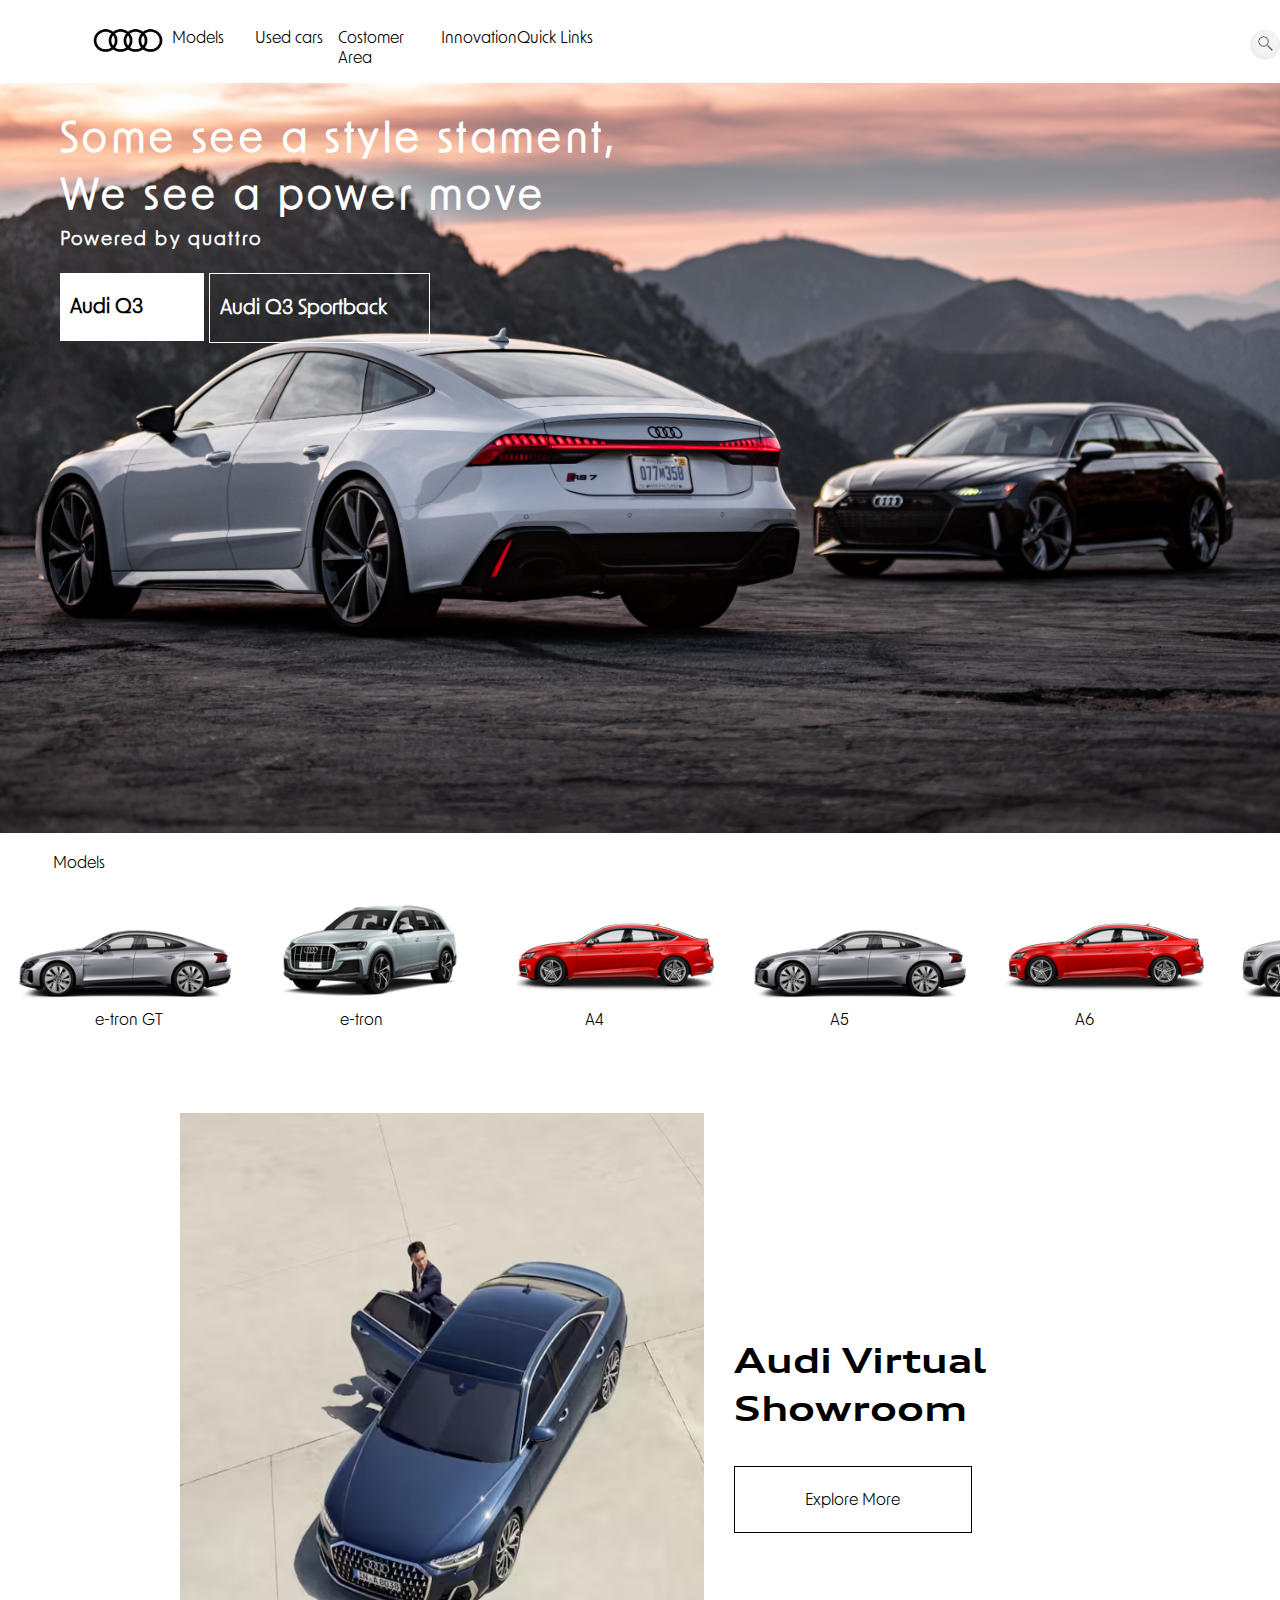
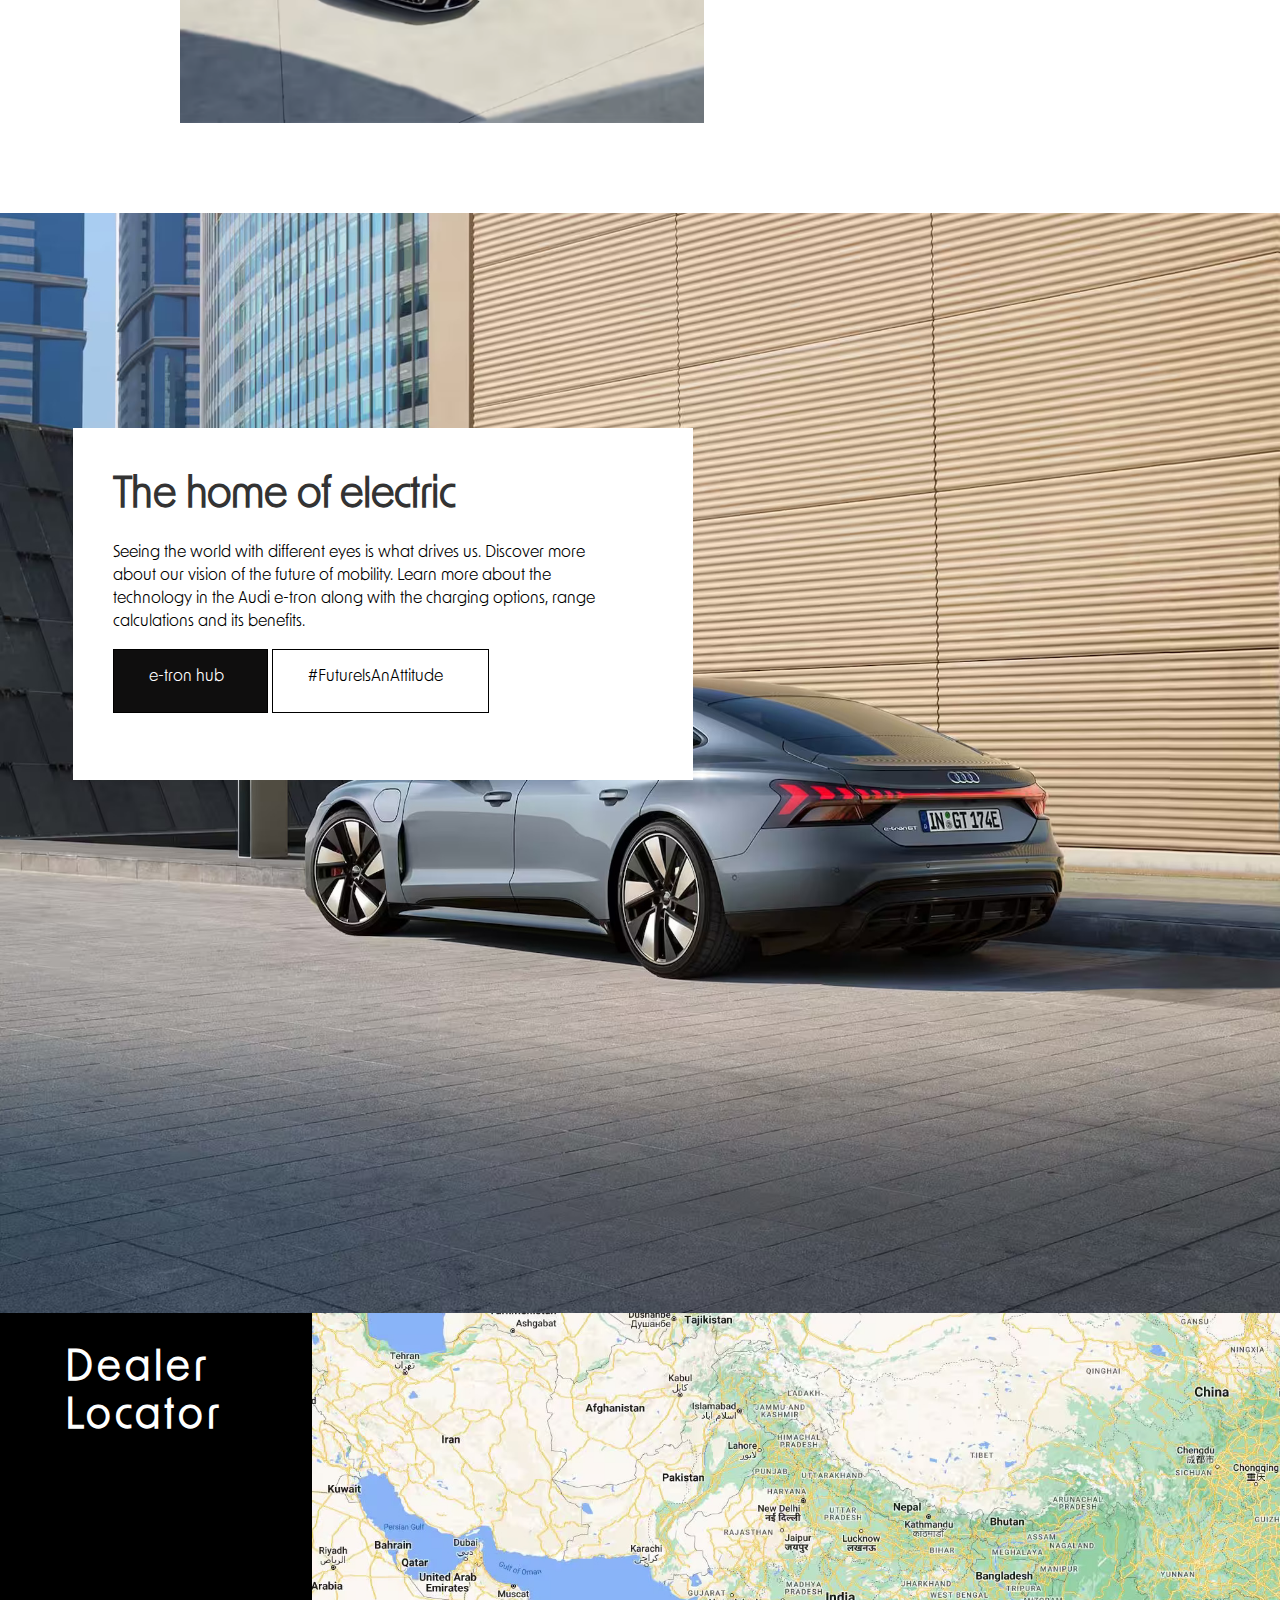
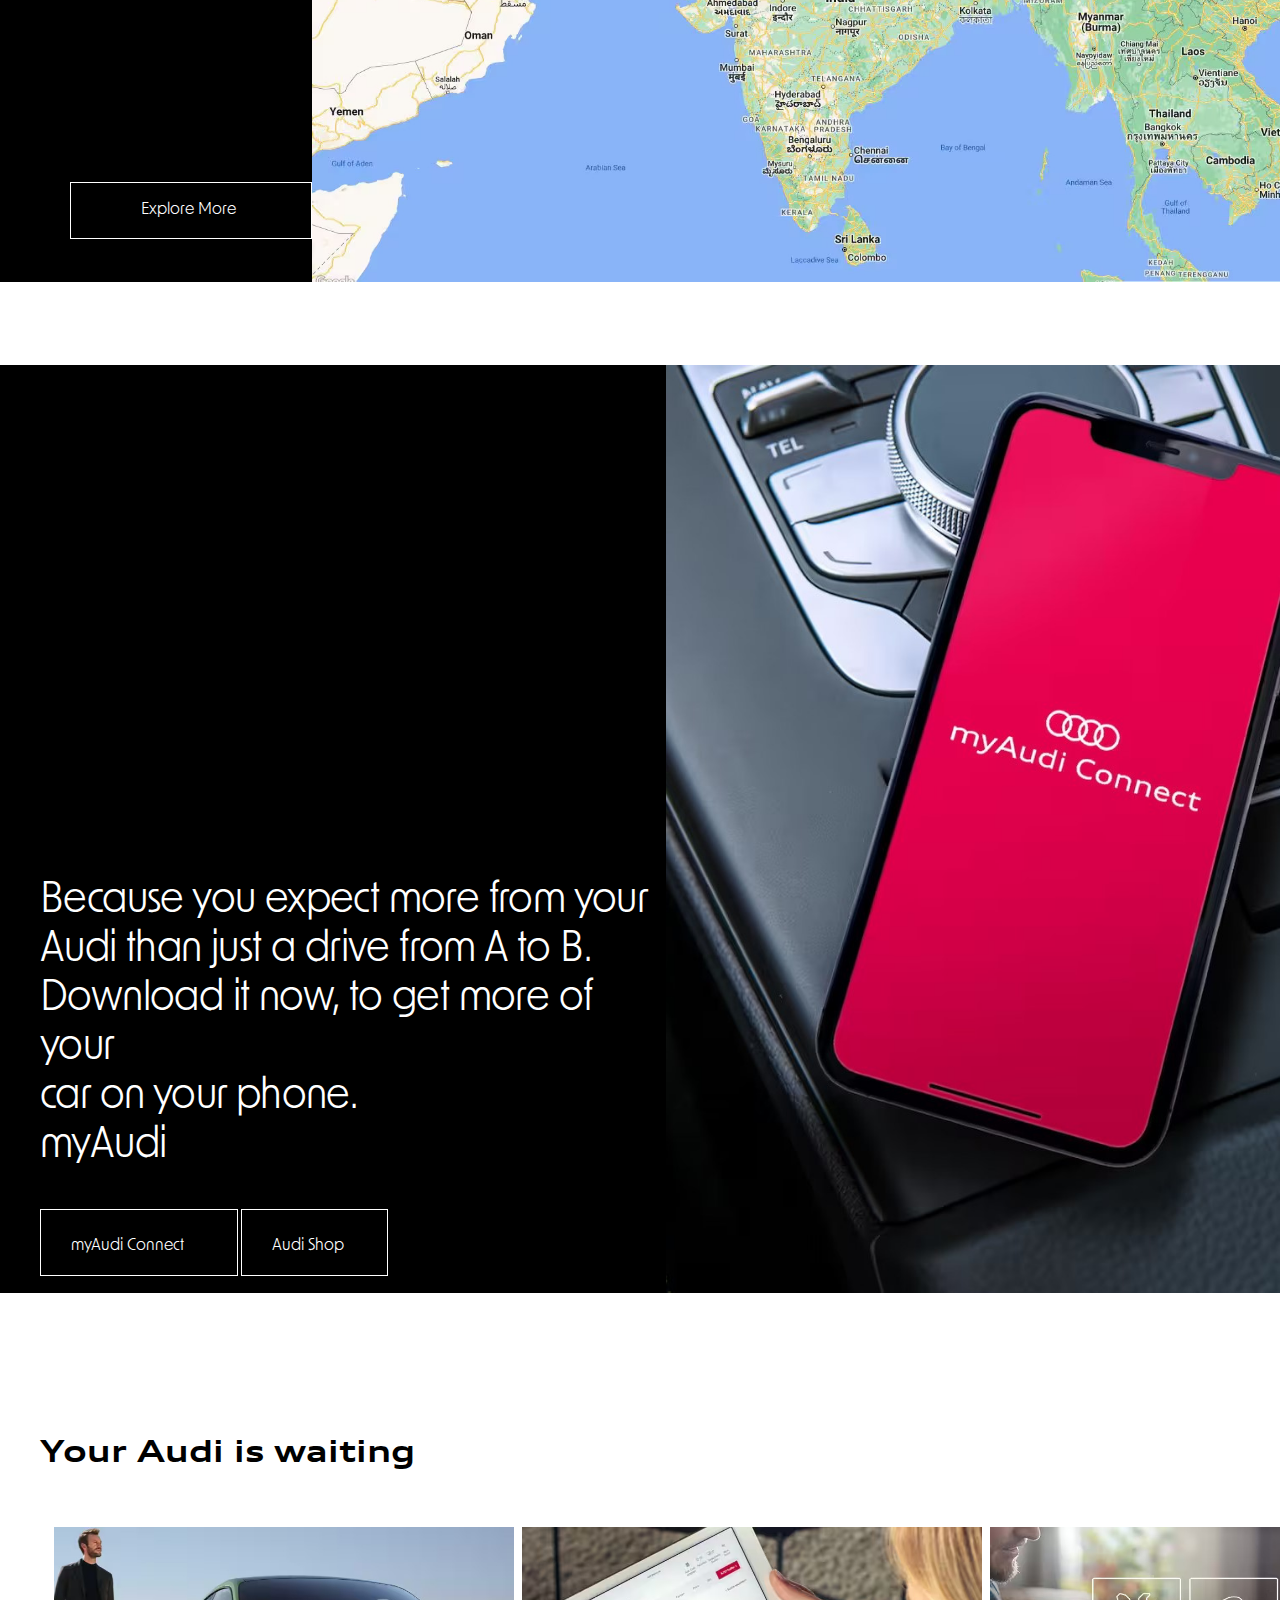
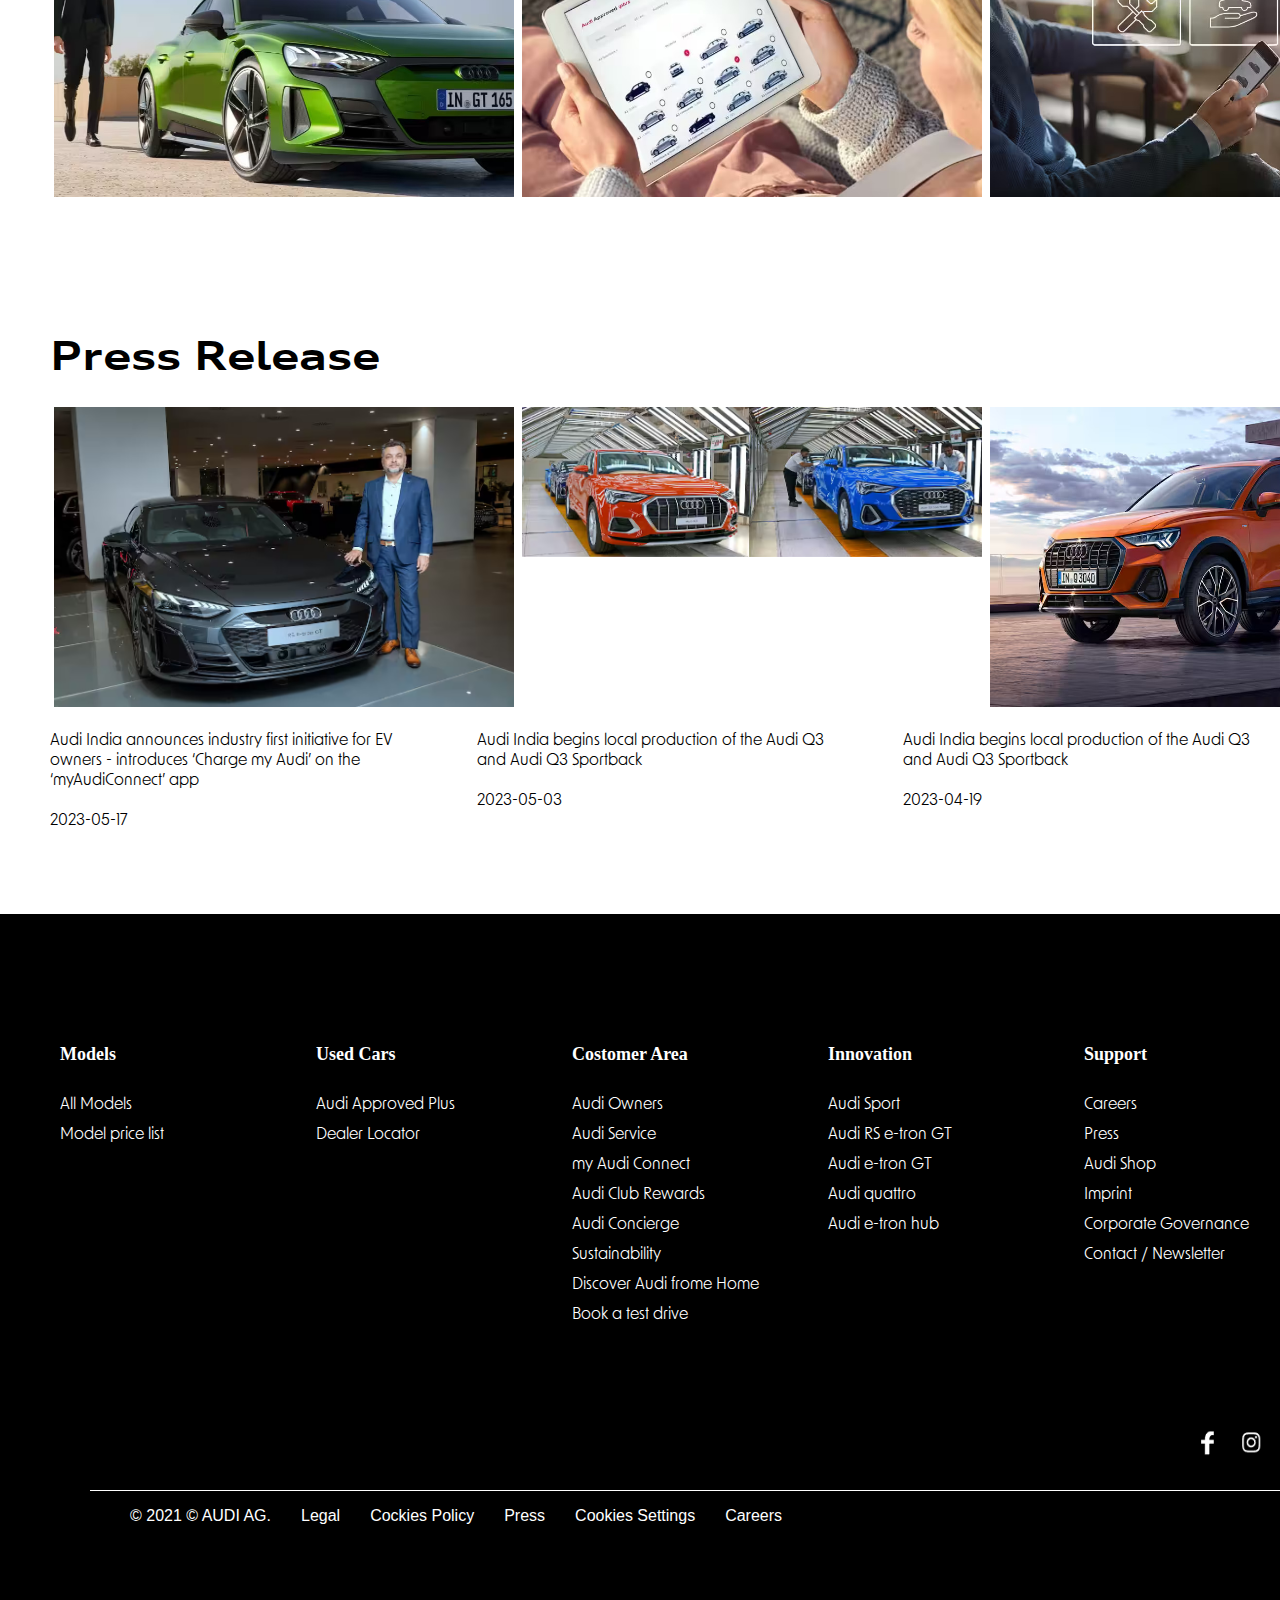
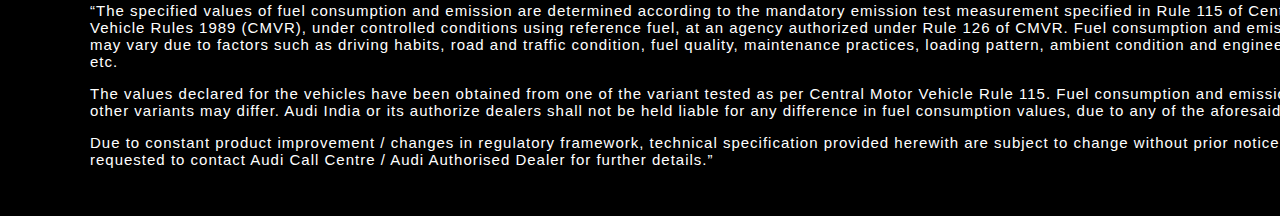
<file: index.html>
<!DOCTYPE html>
<html lang="en">
<head>
    <meta charset="UTF-8">
    <meta name="viewport" content="width=device-width, initial-scale=1.0">
    <title>Audi Sedan | Luxuary Sedan | Audi</title>
    <link rel="icon" href="logo.jpg">
    <link rel="stylesheet" href="Style.css">
</head>
<body>
    <div class="container">

        <div class="firstline">
            <div class="logdiv"><img class="logone" src="logo.jpg" alt=""></div>
            <div class="model"><span class="firstmenu">Models</span></div>
            <div class="model"><span class="firstmenu">Used cars</span></div>
            <div class="model"><span class="firstmenu">Costomer Area</span></div>
            <div class="model"><span id="innov">Innovation</span></div>
            <div class="model"><span class="firstmenu">Quick Links</span></div>
            <div class="lensdiv">
                <div class="lenicon"><button class="lenbutton">
                    <img class="lenpic" src="lens.jpg" alt="">
                </button>
                </div>
               
            </div>
                
        </div>
        <div class="second">
            <div class="some">
                <h1 class="fstwrt">Some  see a style stament,</h1>
                <h1 class="fstwrt">We see a power move</h1>
                <h3 class="fstwo">Powered by quattro</h3>
            </div>
            <div class="clqthree">
                <div class="audiq" ><h5 class="adrt">Audi Q3</h5></div>
                <div class="sportback"><h5 class="sportart">Audi Q3 Sportback</h5></div>
            </div>                      
        </div>
        <div class="third"><a class="mod">Models</a></div>
        <div class="fourth">
            <div class="carmod"><img class="carmodpic" src="e tron GT.png" alt=""><a class="carname">e-tron GT</a></div>
            <div class="carmod"><img class="carmodpic" src="2023 (1).png" alt=""><a class="carname">e-tron</a></div>
            <div class="carmod"><img class="carmodpic" src="a5.png" alt=""><a class="carname">A4</a></div>
            <div class="carmod"><img class="carmodpic" src="2022.png" alt=""><a class="carname">A5</a></div>
            <div class="carmod"><img class="carmodpic" src="a5.png" alt=""><a class="carname">A6</a></div>
            <div class="carmod"><img class="carmodpic" src="2021.png" alt=""><a class="carname">Q5</a></div>
        </div>
        <div class="fifth">
            <div class="fone"><img class="imgmncr" src="mncr.png" alt=""></div>
            <div class="ftwo"><p class="virtu">Audi Virtual<br>Showroom</p>
            <div class="explore">
                <span class="exm">Explore More</span>

            </div>
        </div>
        </div>
        <div class="sixth">
            <div class="home">
                <p class="thhm">The home of electric</p>
                
                <p class="sent">Seeing the world with different eyes is what drives us. Discover more<br>
                about our vision of the future of mobility. Learn more about the<br>
                technology in the Audi e-tron along with the charging options, range<br>
                calculations and its benefits.</p>
                <div class="blwhm">
                    <div class="hub"><p>e-tron hub  </p></div>
                    <div class="future"><p>#FuturelsAnAttitude</p></div>
                </div>   

            </div>
        </div>
        <div class="dealermain">
            <div class="dealer"><h1 class="dlc">Dealer Locator</h1>
                <div class="explo"><p class="clex">Explore More</p></div>
            </div>
            <div class="map"><img class="mp" src="googlemap.jpg" alt=""></div>

        </div>
        <div class="seventh"></div>
        <div class="eigth">
            <div class="bcus"><h3 class="bctxt">Because you expect more from your<br> Audi than just a drive from A to B.<br> Download it now, to get more of your<br> car on your phone.
               <br> myAudi</h3>
               <div class="mncon">
                <div class="cnnt"><p class="innercon">myAudi Connect</p></div>
                <div class="shop"><p class="innercon">Audi Shop</p></div>
               </div>
            </div>
               
            <div class="myod"><img class="mob" src="mobilenew.jpg" alt=""></div>
            
        </div>
        <div class="nineth">
            <div class="wait">
                <h1 class="sen">Your Audi is waiting</h1>
            </div>
        </div>
        <div class="tenth">
            <div class="tenthree"><img class="greenth" src="testdrive.jpg" alt=""></div>
            <div class="tenthree"><img class="greenth" src="approved.jpg" alt=""></div>
            <div class="tenthree"><img class="greenth" src="online.jpg" alt=""></div>
        </div>  
        
        <div class="eleventh"><h3>Press Release</h1>
        </div>
        <div class="twelth">
            <div class="tlwthree"><img class="twlimgfs" src="ChargemyAudi.jpg" alt=""></div>
            <div class="tlwthree"><img class="twlimgtwo" src="AudiQ3sb.jpg" alt=""></div>
            <div class="tlwthree"><img class="twlimgfs" src="prq3big.jpg" alt=""></div>
        </div>
        <div class="thirteenth">
            <div class="divinthirt"><p class="prg">Audi India announces industry first initiative for EV<br> owners - introduces ‘Charge my Audi’ on the<br> ‘myAudiConnect’ app
                <br><br>2023-05-17</p></div>
            <div class="divinthirt"><p class="prg">Audi India begins local production of the Audi Q3 <br>and Audi Q3 Sportback<br>
            <br>2023-05-03</p></div>
            <div class="divinthirt"><p class="prg">Audi India begins local production of the Audi Q3 and Audi Q3 Sportback
                <br><br>2023-04-19
            </p></div>
         </div>
         <div class="fourteenth">
            <div class="oneft"><h5 class="back">Back to top  ^</h5></div>
            <div class="twoft">
                <div class="fiventwo"><h4 class="lshd">Models</h4>
                <ul class="ulst">
                    <li>All Models</li>
                    <li>Model price list</li>
                </ul>
                </div>
                <div class="fiventwo"><h4 class="lshd">Used Cars</h4>
                <ul class="ulst">
                    <li>Audi Approved Plus</li>
                    <li>Dealer Locator</li>

                </ul></div>
                <div class="fiventwo"><h4 class="lshd">Costomer Area</h4>
                <ul class="ulst">
                    <li>Audi Owners</li>
                    <li>Audi Service</li>
                    <li>my Audi Connect</li>
                    <li>Audi Club Rewards</li>
                    <li>Audi Concierge</li>
                    <li>Sustainability</li>
                    <li>Discover Audi frome Home</li>
                    <li>Book a test drive</li>
                </ul></div>
                <div class="fiventwo"><h4 class="lshd">Innovation</h4>
                <ul class="ulst">
                    <li>Audi Sport</li>
                    <li>Audi RS e-tron GT</li>
                    <li>Audi e-tron GT</li>
                    <li>Audi quattro</li>
                    <li>Audi e-tron hub</li>
                </ul>
                </div>
                <div class="fiventwo"><h4 class="lshd">Support</h4>
                <ul class="ulst">
                    <li>Careers</li>
                    <li>Press</li>
                    <li>Audi Shop</li>
                    <li>Imprint</li>
                    <li>Corporate Governance</li>
                    <li>Contact / Newsletter</li>
                </ul>
                </div>
            </div>
            <div class="threeft">
                <img class="scl" src="socialmda.png" alt="">
            </div>
            <div class="legal">
                <div class="legallist">
                    <ul class="contslist">
                        <li>© 2021 © AUDI AG.</li>
                        <li>Legal</li>
                        <li>Cockies Policy</li>
                        <li>Press</li>
                        <li>Cookies Settings</li>
                        <li>Careers</li>
                    </ul>

                </div>
                <div class="fpar">
                    <p class="thesp">“The specified values of fuel consumption and emission are determined according to the mandatory emission test measurement specified in Rule 115 of Central Motor Vehicle Rules 1989 (CMVR), under controlled conditions using reference fuel, at an agency authorized under Rule 126 of CMVR. Fuel consumption and emission values may vary due to factors such as driving habits, road and traffic condition, fuel quality, maintenance practices, loading pattern, ambient condition and engineering tolerances etc.</p>
                    
                    
                   <p class="thesp">The values declared for the vehicles have been obtained from one of the variant tested as per Central Motor Vehicle Rule 115. Fuel consumption and emission value for other variants may differ. Audi India or its authorize dealers shall not be held liable for any difference in fuel consumption values, due to any of the aforesaid variables.</p>
                   <p class="thesp">Due to constant product improvement / changes in regulatory framework, technical specification provided herewith are subject to change without prior notice, customers are requested to contact Audi Call Centre / Audi Authorised Dealer for further details.”</p>
                </div>
            </div>
         </div>

    </div>
    
</body>
</html>
</file>
<file: Style.css>
.container{

    width: 100%;
    height: 6616px;

}
body{

    margin: 0;
    overflow-x: hidden;
    font-family: rafi;
    
}
@font-face {
    font-family: rafi;
    src: url(New\ Order\ Regular.otf);
    
}
@font-face {
    font-family: audif;
    src: url(newfont/AudiType-ExtendedBold_03.ttf);
}

.firstline{

    width: 100%;
    height: 83px;
    background-color: white;
    display: flex;
    

}
.logdiv{

    width: 106px;
    height: 80px;
    background-color: white;
    padding-left: 85px;
}
.logone{

    width: 87px;
    height: 83px;
}
.model{

    width: 110px;
    height: 52px;
    padding-top: 28px;
}
.firstmenu{

    color: var(--colors-base-grey-60-08830f5);
    cursor: pointer;
    

}
.firstmenu:hover{

    
}
#innov{

    margin-left: 20px;
    color: var(--colors-base-grey-60-08830f5);
    cursor: pointer;
}
.lensdiv{

    width: 774px;
    height: 80px;
    background-color: white;
    
    

}
.lenicon{
    margin-left: 650px;
    margin-top: 30px;
    width: 30px;
    height: 30px;
    background-color: white;
    border-radius: 50%;
    border: none;
}
.lenbutton{

    width: 30px;
    height: 30px;
    border-radius: 50%;
    border: none;
}
.lenpic{

    margin-left: -3px;
    width: 25px;
    height: 25px; 
    border-radius: 50%;
    border: none;

}.second{

    width: 100%;
    height: 750px;
    background: url(firstcar.jpg);
    background-size: cover;
    background-position: 50% 80%;

}
.some{

    width: 100%;
    height: 185px;
   
    padding-left: 60px;
    padding-top: 5px;

}
.fstwrt{

    font-size: 40px;
    color: white;
    font-family: rafi;
    height: 30px;
    letter-spacing: 0.110em;

  
}
.fstwo{

    letter-spacing: 0.110em;
    color: white;
    font-family: rafi;

}
.clqthree{

    width: 430px;
    height: 100px;
    display: flex;
    gap: 5px;

    
    
}
.audiq{

    width: 145px;
    height: 68px;
    background-color: white;
    margin-left: 60px;
   display: flex;
   align-items: center;
}
.audiq:hover{

    

}
.sportback{

    width: 220px;
    height: 68px;
   
   display: flex;
   align-items: center;
   border: solid white 1px;
    

}
.adrt{

    margin-left: 10px;
    font-size: 20px;
    font-family: rafi;
    color: black;
   
}
.sportart{

    margin-left: 10px;
    font-size: 20px;
    font-family: rafi;
    color: white;


}
.third{

    width: 100%;
    height: 40px;
    background-color: white;
    display: flex;
    padding-top: 20px;
    padding-left: 53px;

}
.mod{

    font-size: 100%;

}
.fourth{
  
    width: 100%;
    height: 170px;
    background-color: white;
    display: flex;
}
.carmod{


    width: 245px;
    height: 170px;
    background-color: white;
   
   

}
.carmodpic{

    width: 250px;
    height: 112px;
}
.carname{

    margin-left: 95px;
    
}
.fifth{

    width: 100%;
    height: 750px;
    background-color: aquamarine;
    display: flex;
  
}
.fone{

    width: 55%;
    height: 750px;
    background-color: white;
   
 
}
.ftwo{

    width: 45%;
    height: 510px;
    background-color: white;
    padding-top: 240px;
    padding-left: 30px;
}
.imgmncr{

    width: 570px;
    height: 610px;
    margin-left: 180px;
    margin-top: 50px;

}
.virtu{

    font-size: 2.1rem;
    line-height: 3rem;
    font-family: audif;  
}
.explore{

    width: 166px;
    height: 65px;
    background-color: white ;
    display: flex;
    align-items: center;
    padding-left: 70px;
    border: solid black 1px;
}
.exm{


}
.sixth{

    width: 100%;
    height: 1100px;
    background: url(models/ingt.jpg);    
    background-size: cover;
    background-position: 100% 65%;
}
.home{

    width: 580px;
    height: 332px;
    background-color: white;
    position: absolute;
    backface-visibility: hidden;
    z-index: 1;
    margin-left: 73px;
    margin-top: 215px;
    padding-left: 40px;
    display: table-column;
    padding-top: 20px;

}
.thhm{

    color: rgb(51, 51, 51);
    font-weight: 700;
    font-style: normal;
    letter-spacing: -0.015em;
    text-decoration: none;
    font-size: 40px;
    line-height: 13px;
    
    gap: 12px;
}
.sent{

    margin-top: 10px;
    line-height: 23px;

}
.blwhm{

    width: 376px;
    height: 62px;
    background-color: white;
    display: flex;
    gap: 4px;
  

}
.hub{

width: 155px;
height: 62px;
background-color: rgb(15, 14, 14);
border: solid black 1px;
padding-left: 35px;


}
.future{

width: 235px;
height: 62px;
background-color: white;
border: solid black 1px;
padding-left: 35px;


}
.hub{
    color: white;
    font-style: normal;
}
.future{

    color: black;
    font-style: normal;

}
.dealermain{

    width: 100%;
    height: 569px;
    background-color: blue;
    display: flex;
}
.dealer{

    width: 497px;
    height: 569px;
    background-color: black;

}
.map{

    width: 968px;
    height: 569px;
    background-color: aqua;
}
.dlc{

    color: white;
    margin-left: 65px;
    margin-top: 30px;
    font-size: 2.5rem;
    font-weight: 40px;
    line-height: 3rem;
    letter-spacing: .1em;

}
.explo{

    width: 240px;
    height: 55px;
    background-color: black;
    position: absolute;
    left: 70px;
    top: 3382px;
    border: solid white 1px;


}
.clex{

    margin-left: 70px;
    color: white;
}
.mp{

    width: 1030px;
    height: 569px;
    
}
.seventh{

    width: 100%;
    height: 83px;
    background-color: white ;
    

}
.eigth{

    width: 100%;
    height: 928px;
    display: flex;

}
.bcus{

    width: 1000px;
    height: 928px;
    background-color: black;
    display: table-column;

}
.myod{

    width: 614px;
    height: 928px;
    background-color: brown;
    


}
.mob{

    width: 614px;
    height: 928px;
}
.bctxt{
    font-weight: 400;
    color: white;
    letter-spacing: -0.015em;
    font-size: 40px;
    margin-top: 510px;
    margin-left: 40px;
}

.mncon{

    width: 348px;
    height: 65px;
    background-color:black;
    margin-left: 40px;
    display: flex;
    gap: 3px;
}
.cnnt{

    width: 200px;
    height: 65px;
    background-color: black;
    border: solid white 1px;
}
.shop{

    width: 148px;
    height: 65px;
    background-color: black;
    border: solid white 1px;
}
.innercon{

    color: white;
    margin-top: 25px;
    margin-left: 30px;
}
.nineth{

    width: 100%;
    height: 220px;
    background-color: white;
}
.wait{

    width: 500px;
    height: 100px;
    background-color: white;
    padding-top: 120px;
    padding-left: 40px;

}
.sen{

    color: black;
    font-size: 30px;
    letter-spacing: 1xpx;  
    font-family: audif;  
    
}
.tenth{

    width: 100%;
    height: 350px;
    background-color: white;
    display: flex;
    padding-left: 50px;
    padding-top: 10px;    
}
.tenthree{

    width: 460px;
    height: 270px;
    background-color: aqua;
    border: solid white 4px;
}
.greenth{

    width: 460px;
    height: 270px;
}
.eleventh{

    width: 100%;
    height: 100px;
    background-color: white;
    padding-top: 20px;
    padding-left: 50px;
    font-size: 2.1rem;
    line-height: 3rem;
    font-family: audif;  

}
.twelth{

    width: 100%;
    height: 310px;
    background-color: white;
    display: flex;
    padding-left: 50px;
    padding-top: 10px;  
}
.tlwthree{

    width: 460px;
    height: 301px;
    background-color: white;
    border: solid white 4px;

}
.twlimgfs{

    width: 460px;
    height: 300px;

}
.twlimgtwo{

    width: 460px;
    height: 150px;

}
.thirteenth{

    width: 100%;
    height: 200px;
    background-color: white;
    display: flex;
}
.divinthirt{
   
    width: 100%;
    height: 200px;
    background-color:white ;
    padding-left: 50px;
    padding-top: 1px;
}
.prg{

    font-style: normal;
}
.fourteenth{

    width: 100%;
    height: 903px;
    background-color: black;
}
.oneft{
    width: 100%;
    height: 100px;
    background-color: black;
    padding-top: 7px;
   
}
.back{

    margin-left: 1300px;
    font-size: 15px;
    color: white;
    
    
}
.twoft{

    width: 100%;
    height: 400px;
    background-color: black;
    display: flex;
}
.fiventwo{

    width: 292px;
    height: 400px;
    background-color: black;
    padding-left: 20px;
    display: table-column;

}

.lshd{

    color: white;
    font-weight: 900px;
    font-family: Cambria, Cochin, Georgia, Times, 'Times New Roman', serif;
    font-size: 18px;
    margin-left: 40px;
    
}
.ulst{

    list-style: none;
    color: white;
    line-height: 30px;
}
.threeft{

    width: 100%;
    height: 70px;
    background-color: black;
}
.scl{

    width: 212px;
    height: 50px;
    margin-left: 1190px;
}
.legal{

    width: 1310px;
    height: 325px;
    background-color: black;
    margin-left: 90px;
    border-top: solid white 1px;
}
.legallist{

    width: 100%;
    height: 80px;
    background-color: black;
    
}
.contslist{
    display: flex;
    gap: 30px;
    list-style: none;
    font-family: Arial, Helvetica, sans-serif;
    color: white;
}
.fpar{

    width: 100%;
    height: 214px;
    background-color: black);
    
}
.thesp{

    font-size: 15px;
    letter-spacing: 1px;
    font-family: Arial, Helvetica, sans-serif;
    color: white;
}
</file>
